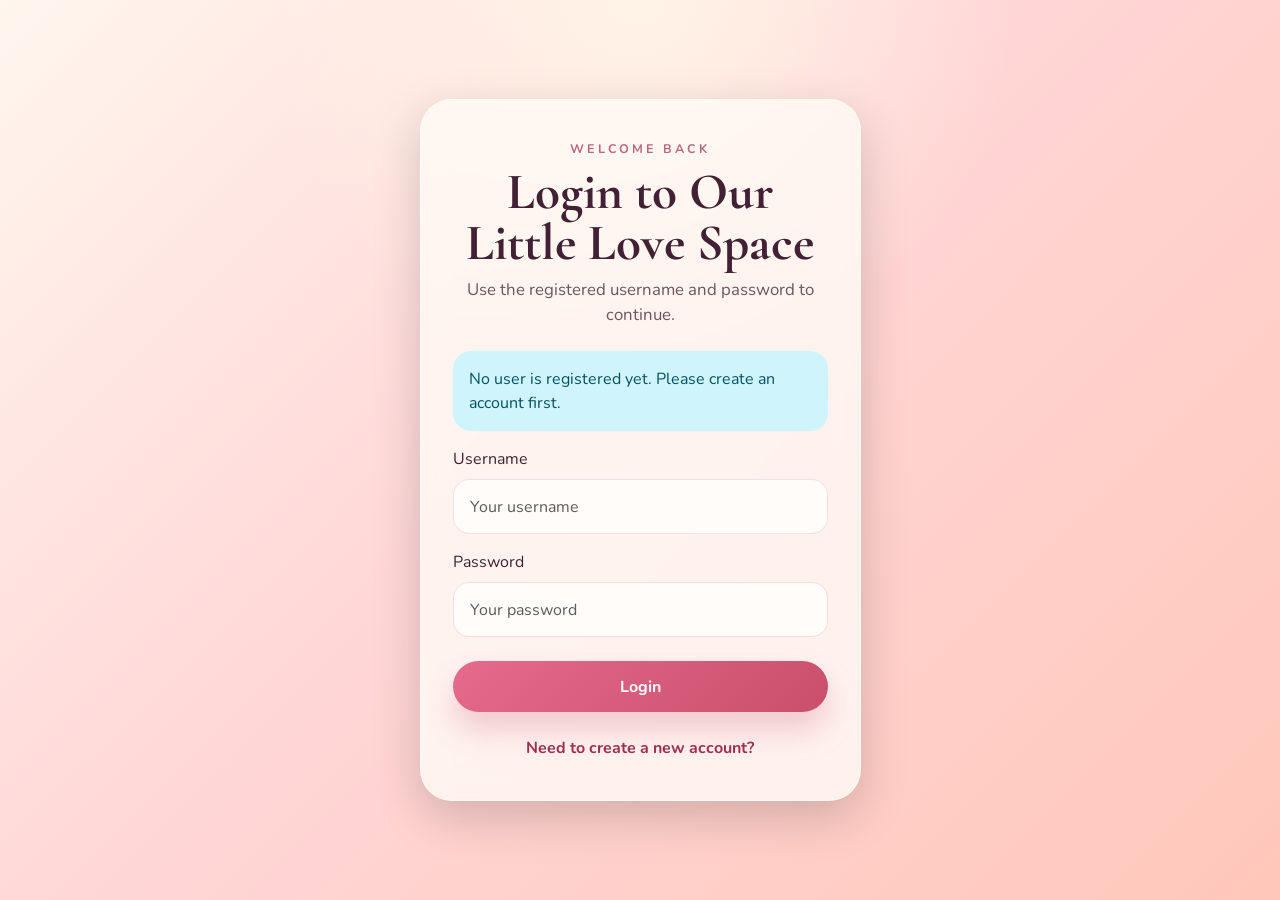
<file: index.html>
<!DOCTYPE html>
<html lang="en">
<head>
  <meta charset="UTF-8">
  <meta name="viewport" content="width=device-width, initial-scale=1.0">
  <title>Login | Valentine App</title>
  <link rel="preconnect" href="https://fonts.googleapis.com">
  <link rel="preconnect" href="https://fonts.gstatic.com" crossorigin>
  <link href="https://fonts.googleapis.com/css2?family=Cormorant+Garamond:wght@500;600;700&family=Nunito:wght@400;600;700&display=swap" rel="stylesheet">
  <link href="https://cdn.jsdelivr.net/npm/bootstrap@5.3.3/dist/css/bootstrap.min.css" rel="stylesheet">
  <link rel="stylesheet" href="style.css">
</head>
<body data-page="login" class="auth-body">
  <div class="heart-layer" aria-hidden="true">
    <span class="heart heart-1"></span>
    <span class="heart heart-2"></span>
    <span class="heart heart-3"></span>
    <span class="heart heart-4"></span>
    <span class="heart heart-5"></span>
    <span class="heart heart-6"></span>
  </div>

  <main class="container min-vh-100 d-flex align-items-center justify-content-center py-5 fade-page">
    <div class="row justify-content-center w-100">
      <div class="col-12 col-sm-10 col-md-8 col-lg-5">
        <section class="romantic-card auth-card shadow-lg">
          <p class="eyebrow text-center mb-2">Welcome Back</p>
          <h1 class="display-title text-center">Login to Our Little Love Space</h1>
          <p class="subtitle text-center mb-4">Use the registered username and password to continue.</p>

          <div id="loginAlert" class="alert d-none" role="alert"></div>

          <form id="loginForm" novalidate>
            <div class="mb-3">
              <label for="loginUsername" class="form-label">Username</label>
              <input type="text" class="form-control custom-input" id="loginUsername" placeholder="Your username" required>
            </div>
            <div class="mb-4">
              <label for="loginPassword" class="form-label">Password</label>
              <input type="password" class="form-control custom-input" id="loginPassword" placeholder="Your password" required>
            </div>
            <button type="submit" class="btn btn-romantic w-100">Login</button>
          </form>

          <div class="text-center mt-4">
            <a href="register.html" class="soft-link">Need to create a new account?</a>
          </div>
        </section>
      </div>
    </div>
  </main>

  <script src="script.js"></script>
</body>
</html>
</file>
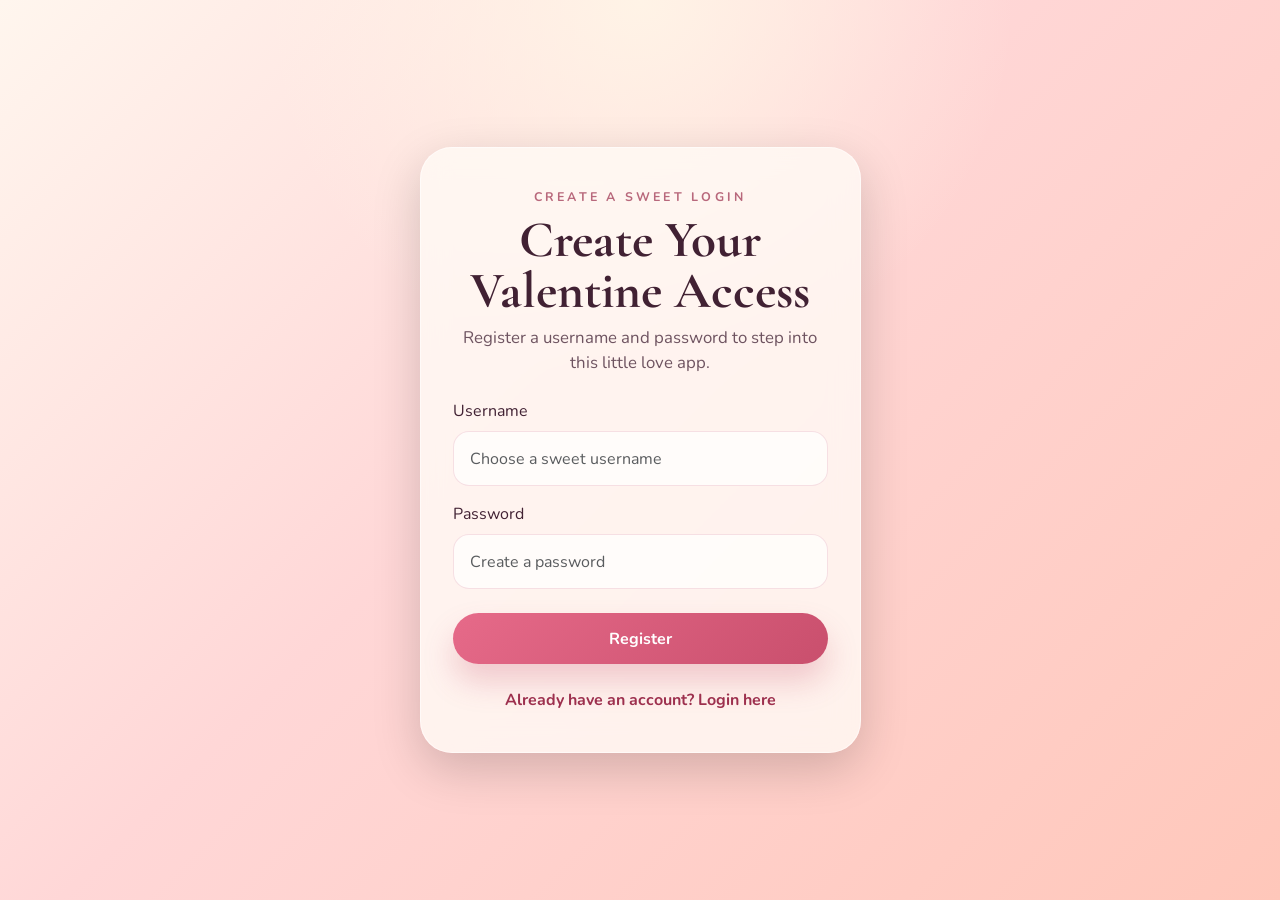
<file: register.html>
<!DOCTYPE html>
<html lang="en">
<head>
  <meta charset="UTF-8">
  <meta name="viewport" content="width=device-width, initial-scale=1.0">
  <title>Register | Valentine App</title>
  <link rel="preconnect" href="https://fonts.googleapis.com">
  <link rel="preconnect" href="https://fonts.gstatic.com" crossorigin>
  <link href="https://fonts.googleapis.com/css2?family=Cormorant+Garamond:wght@500;600;700&family=Nunito:wght@400;600;700&display=swap" rel="stylesheet">
  <link href="https://cdn.jsdelivr.net/npm/bootstrap@5.3.3/dist/css/bootstrap.min.css" rel="stylesheet">
  <link rel="stylesheet" href="style.css">
</head>
<body data-page="register" class="auth-body">
  <div class="heart-layer" aria-hidden="true">
    <span class="heart heart-1"></span>
    <span class="heart heart-2"></span>
    <span class="heart heart-3"></span>
    <span class="heart heart-4"></span>
    <span class="heart heart-5"></span>
    <span class="heart heart-6"></span>
  </div>

  <main class="container min-vh-100 d-flex align-items-center justify-content-center py-5 fade-page">
    <div class="row justify-content-center w-100">
      <div class="col-12 col-sm-10 col-md-8 col-lg-5">
        <section class="romantic-card auth-card shadow-lg">
          <p class="eyebrow text-center mb-2">Create A Sweet Login</p>
          <h1 class="display-title text-center">Create Your Valentine Access</h1>
          <p class="subtitle text-center mb-4">Register a username and password to step into this little love app.</p>

          <div id="registerAlert" class="alert d-none" role="alert"></div>

          <form id="registerForm" novalidate>
            <div class="mb-3">
              <label for="registerUsername" class="form-label">Username</label>
              <input type="text" class="form-control custom-input" id="registerUsername" placeholder="Choose a sweet username" required>
            </div>
            <div class="mb-4">
              <label for="registerPassword" class="form-label">Password</label>
              <input type="password" class="form-control custom-input" id="registerPassword" placeholder="Create a password" required minlength="6">
            </div>
            <button type="submit" class="btn btn-romantic w-100">Register</button>
          </form>

          <div class="text-center mt-4">
            <a href="index.html" class="soft-link">Already have an account? Login here</a>
          </div>
        </section>
      </div>
    </div>
  </main>

  <script src="script.js"></script>
</body>
</html>
</file>
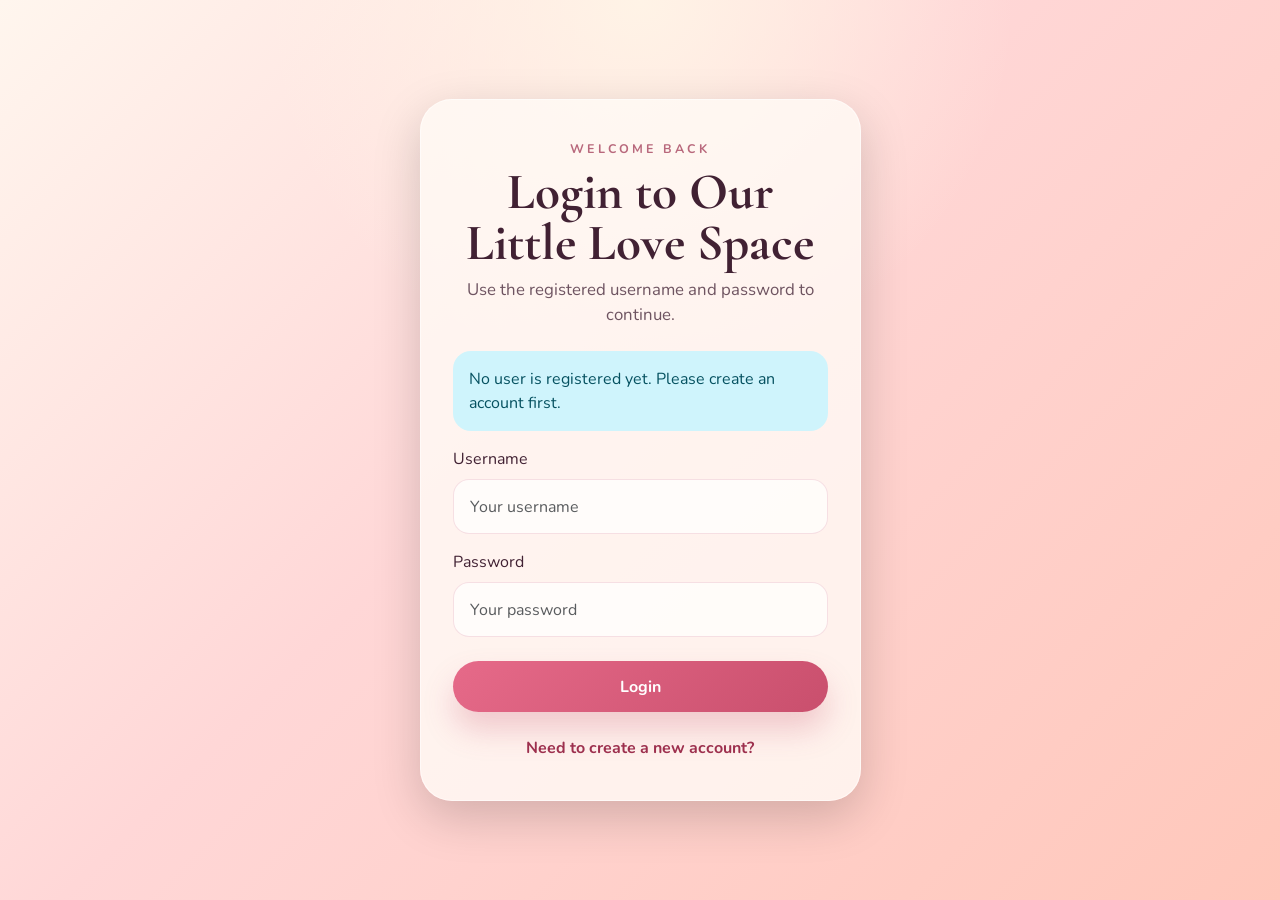
<file: valentine.html>
<!DOCTYPE html>
<html lang="en">
<head>
  <meta charset="UTF-8">
  <meta name="viewport" content="width=device-width, initial-scale=1.0">
  <title>Choose Our Date</title>
  <link rel="preconnect" href="https://fonts.googleapis.com">
  <link rel="preconnect" href="https://fonts.gstatic.com" crossorigin>
  <link href="https://fonts.googleapis.com/css2?family=Cormorant+Garamond:wght@500;600;700&family=Nunito:wght@400;600;700&display=swap" rel="stylesheet">
  <link href="https://cdn.jsdelivr.net/npm/bootstrap@5.3.3/dist/css/bootstrap.min.css" rel="stylesheet">
  <link rel="stylesheet" href="style.css">
</head>
<body data-page="valentine" class="valentine-body">
  <div class="heart-layer" aria-hidden="true">
    <span class="heart heart-1"></span>
    <span class="heart heart-2"></span>
    <span class="heart heart-3"></span>
    <span class="heart heart-4"></span>
    <span class="heart heart-5"></span>
    <span class="heart heart-6"></span>
  </div>

  <header class="top-actions">
    <button id="logoutButton" class="btn logout-btn" type="button">Logout</button>
  </header>

  <main class="container min-vh-100 d-flex align-items-center justify-content-center py-5 fade-page">
    <div class="row justify-content-center w-100">
      <div class="col-12 col-xl-10">
        <section id="valentineCard" class="romantic-card valentine-card date-card-layout text-center position-relative overflow-hidden">
          <div class="ambient-glow ambient-left"></div>
          <div class="ambient-glow ambient-right"></div>

          <div id="valentineQuestion" class="view-section is-visible">
            <p class="eyebrow mb-2">Made With Love</p>
            <h1 class="hero-title">Will you be my Valentine?</h1>
            <p class="subtitle hero-subtitle">I made this just for you ❤️</p>

            <div id="noMessage" class="soft-message" aria-live="polite">
              Hover over "NO" if you must... I will still hope for "YES" ❤️
            </div>

            <div class="button-area mt-4 d-flex flex-column flex-sm-row justify-content-center gap-3">
              <button id="yesButton" class="btn btn-romantic btn-lg px-4" type="button">YES ❤️</button>
              <button id="noButton" class="btn btn-outline-romantic btn-lg px-4" type="button">NO 💔</button>
            </div>
          </div>

          <div id="cardSection" class="view-section">
            <p class="eyebrow mb-2">Choose Our Little Date</p>
            <h2 class="hero-title card-hero-title">What feels right for us?</h2>
            <p class="subtitle hero-subtitle">Explore every card first, then choose the one your heart lingers on ❤️</p>

            <div id="cardExperience" class="card-experience mt-4">
              <div class="story-toolbar">
                <div class="story-toolbar-actions">
                  <button id="storyBackButton" class="btn btn-outline-romantic story-back" type="button">← Back</button>
                </div>
                <p id="storyPrompt" class="story-prompt">Explore each card first ❤️</p>
              </div>

              <div id="cardStack" class="card-stack" aria-live="polite">
                <article class="story-card" data-card data-date="movie">
                  <div class="story-icon">🎬</div>
                  <h3 class="story-title">Movie Night 🎬</h3>
                  <p class="story-text">Blankets, your favorite film, and a soft little world made just for us.</p>
                </article>
                <article class="story-card" data-card data-date="stargazing">
                  <div class="story-icon">🌌</div>
                  <h3 class="story-title">Stargazing 🌌</h3>
                  <p class="story-text">A quiet sky, shared wishes, and that beautiful feeling of staying a little longer.</p>
                </article>
                <article class="story-card" data-card data-date="coffee">
                  <div class="story-icon">☕</div>
                  <h3 class="story-title">Coffee Date ☕</h3>
                  <p class="story-text">Warm cups, easy smiles, and a corner table where time feels sweeter.</p>
                </article>
                <article class="story-card" data-card data-date="candlelight">
                  <div class="story-icon">🕯️</div>
                  <h3 class="story-title">Candlelight Dinner 🕯️</h3>
                  <p class="story-text">Golden flicker, slow conversation, and a little romance in every glance.</p>
                </article>
                <article class="story-card" data-card data-date="custom">
                  <div class="story-icon">💬</div>
                  <h3 class="story-title">Something Else 💬</h3>
                  <p class="story-text">If your heart wants something different, tell me and we’ll make it ours.</p>
                </article>
              </div>

              <div id="customDateForm" class="custom-date-form">
                <label for="customDateInput" class="form-label text-light-soft">Tell me what you'd love… ❤️</label>
                <div class="d-flex flex-column flex-sm-row gap-3 justify-content-center">
                  <input id="customDateInput" class="form-control custom-input" type="text" placeholder="A picnic, a walk, a bookstore date...">
                  <button id="customDateSubmit" class="btn btn-romantic" type="button">Save Idea</button>
                </div>
              </div>

              <div id="selectedScene" class="selected-scene"></div>
            </div>
          </div>
        </section>
      </div>
    </div>
  </main>

  <script src="script.js"></script>
</body>
</html>
</file>
<file: style.css>
:root {
  --rose: #c94f6d;
  --rose-deep: #9d304e;
  --pink: #f7c7d4;
  --peach: #ffd6bf;
  --cream: #fff6ee;
  --gold: #ffd67a;
  --gold-soft: rgba(255, 214, 122, 0.3);
  --wine: #412133;
  --night: #1d1220;
  --shadow: 0 25px 60px rgba(138, 51, 82, 0.18);
}

* {
  box-sizing: border-box;
}

body {
  margin: 0;
  min-height: 100vh;
  font-family: "Nunito", sans-serif;
  color: var(--wine);
  overflow-x: hidden;
  transition: opacity 0.25s ease, transform 0.25s ease;
}

body.page-leaving {
  opacity: 0;
  transform: translateY(10px);
}

.auth-body,
.valentine-body {
  position: relative;
  background:
    radial-gradient(circle at top, rgba(255, 245, 231, 0.9), transparent 34%),
    linear-gradient(135deg, #fff6ee 0%, #ffd7d7 44%, #ffc7ba 100%);
}

.valentine-body.dinner-mode {
  background:
    radial-gradient(circle at top, rgba(255, 214, 122, 0.2), transparent 22%),
    linear-gradient(180deg, #180f1c 0%, #261824 42%, #3f2530 100%);
  color: #fff6f1;
  transition: background 1s ease, color 1s ease;
}

/* ─── Dynamic Background System ──────────────────────────────── */

/* Pseudo-element behind everything, fades in smoothly on class change */
.valentine-body::before {
  content: "";
  position: fixed;
  inset: 0;
  z-index: 0;
  background-size: cover;
  background-position: center;
  background-repeat: no-repeat;
  opacity: 0;
  transition: opacity 1.1s ease, background-image 0s;
  pointer-events: none;
}

/* Dark overlay baked into each bg so text stays readable */
.valentine-body.bg-movie::before {
  background-image:
    linear-gradient(rgba(10, 6, 18, 0.62), rgba(10, 6, 18, 0.72)),
    url("images/bg_movie.png");
  opacity: 1;
}

.valentine-body.bg-stargazing::before {
  background-image:
    linear-gradient(rgba(4, 8, 28, 0.58), rgba(4, 8, 28, 0.7)),
    url("images/bg_stargazing.png");
  opacity: 1;
}

.valentine-body.bg-coffee::before {
  background-image:
    linear-gradient(rgba(30, 14, 8, 0.6), rgba(30, 14, 8, 0.72)),
    url("images/bg_coffee.png");
  opacity: 1;
}

.valentine-body.bg-candle::before {
  background-image:
    linear-gradient(rgba(20, 4, 10, 0.62), rgba(20, 4, 10, 0.74)),
    url("images/bg_candle.png");
  opacity: 1;
}

/* Custom card gets the existing wine-rose gradient, no photo needed */
.valentine-body.bg-custom::before {
  background-image:
    linear-gradient(135deg, rgba(68, 14, 40, 0.82), rgba(25, 8, 20, 0.88));
  opacity: 1;
}

/* Ensure all child content renders above the pseudo-element */
.valentine-body > * {
  position: relative;
  z-index: 1;
}

.fade-page {
  animation: fadeInUp 0.9s ease both;
}

.heart-layer {
  position: fixed;
  inset: 0;
  overflow: hidden;
  pointer-events: none;
  z-index: 0;
}

.heart {
  position: absolute;
  width: 18px;
  height: 18px;
  background: rgba(255, 122, 151, 0.28);
  transform: rotate(45deg);
  animation: floatHeart linear infinite;
  filter: blur(0.2px);
}

.heart::before,
.heart::after {
  content: "";
  position: absolute;
  width: 18px;
  height: 18px;
  background: inherit;
  border-radius: 50%;
}

.heart::before {
  top: -9px;
  left: 0;
}

.heart::after {
  top: 0;
  left: -9px;
}

.heart-1 { left: 8%; bottom: -10%; animation-duration: 15s; animation-delay: 0s; }
.heart-2 { left: 22%; bottom: -12%; animation-duration: 18s; animation-delay: 3s; width: 14px; height: 14px; }
.heart-3 { left: 41%; bottom: -8%; animation-duration: 16s; animation-delay: 6s; }
.heart-4 { left: 63%; bottom: -14%; animation-duration: 20s; animation-delay: 1s; width: 22px; height: 22px; }
.heart-5 { left: 79%; bottom: -11%; animation-duration: 17s; animation-delay: 5s; }
.heart-6 { left: 92%; bottom: -9%; animation-duration: 14s; animation-delay: 8s; width: 12px; height: 12px; }

.top-actions {
  position: fixed;
  top: 1rem;
  right: 1rem;
  display: flex;
  gap: 0.75rem;
  z-index: 5;
}

.romantic-card {
  position: relative;
  z-index: 1;
  background: rgba(255, 250, 246, 0.8);
  backdrop-filter: blur(14px);
  border: 1px solid rgba(255, 255, 255, 0.55);
  border-radius: 32px;
  box-shadow: var(--shadow);
}

.auth-card {
  padding: 2.5rem 2rem;
}

.valentine-card {
  padding: 3rem 1.5rem;
  min-height: 560px;
}

.date-card-layout {
  min-height: 760px;
}

.view-section {
  opacity: 0;
  transform: translateY(18px);
  pointer-events: none;
  transition: opacity 0.6s ease, transform 0.6s ease;
  display: none;
}

.view-section.is-visible {
  display: block;
  opacity: 1;
  transform: translateY(0);
  pointer-events: auto;
}

.card-hero-title {
  font-size: clamp(2.8rem, 6vw, 4.6rem);
}

.eyebrow {
  letter-spacing: 0.26em;
  text-transform: uppercase;
  font-size: 0.78rem;
  font-weight: 700;
  color: rgba(157, 48, 78, 0.72);
}

.display-title,
.hero-title {
  font-family: "Cormorant Garamond", serif;
  font-weight: 700;
  line-height: 1;
}

.display-title {
  font-size: clamp(2.25rem, 4vw, 3.5rem);
}

.hero-title {
  font-size: clamp(3rem, 7vw, 5.2rem);
}

.subtitle {
  color: rgba(65, 33, 51, 0.76);
  font-size: 1.05rem;
}

.hero-subtitle {
  max-width: 620px;
  margin: 0 auto;
  font-size: 1.1rem;
}

.custom-input {
  border-radius: 16px;
  border: 1px solid rgba(201, 79, 109, 0.16);
  padding: 0.9rem 1rem;
  background: rgba(255, 255, 255, 0.7);
}

.custom-input:focus {
  border-color: rgba(201, 79, 109, 0.5);
  box-shadow: 0 0 0 0.25rem rgba(201, 79, 109, 0.12);
}

.btn-romantic,
.btn-outline-romantic,
.logout-btn {
  border-radius: 999px;
  padding: 0.85rem 1.5rem;
  font-weight: 700;
  transition: transform 0.28s ease, box-shadow 0.28s ease, background-color 0.28s ease, color 0.28s ease;
}

.btn-romantic {
  background: linear-gradient(135deg, #e66a89, #c94f6d);
  color: #fff;
  border: none;
  box-shadow: 0 18px 30px rgba(201, 79, 109, 0.25);
}

.btn-romantic:hover,
.btn-romantic:focus {
  transform: translateY(-2px) scale(1.01);
  color: #fff;
  box-shadow: 0 22px 34px rgba(201, 79, 109, 0.32);
}

.btn-outline-romantic {
  position: relative;
  background: rgba(255, 255, 255, 0.68);
  color: var(--rose-deep);
  border: 1px solid rgba(201, 79, 109, 0.3);
}

.btn-outline-romantic:hover,
.btn-outline-romantic:focus {
  color: var(--rose-deep);
  transform: translateY(-2px);
}

.floating-no-button {
  position: fixed;
  z-index: 6;
  transition:
    left 0.95s ease-in-out,
    top 0.95s ease-in-out,
    box-shadow 0.35s ease,
    transform 0.35s ease,
    background-color 0.35s ease;
  will-change: left, top, transform;
}

.floating-no-button:hover,
.floating-no-button:focus-visible {
  box-shadow: 0 0 0 0.35rem rgba(201, 79, 109, 0.14), 0 16px 34px rgba(201, 79, 109, 0.2);
  animation: heartBeatGlow 1s ease-in-out infinite;
}

.floating-no-button.is-fleeing {
  box-shadow: 0 0 0 0.45rem rgba(255, 214, 122, 0.14), 0 18px 32px rgba(201, 79, 109, 0.22);
}

.floating-no-button.is-pausing {
  animation: temptPulse 0.9s ease-in-out infinite;
}

.no-popup {
  position: fixed;
  z-index: 7;
  width: min(220px, calc(100vw - 24px));
  padding: 0.8rem 0.95rem;
  border-radius: 18px;
  background: rgba(255, 250, 246, 0.9);
  color: var(--rose-deep);
  text-align: center;
  font-size: 0.92rem;
  font-weight: 700;
  box-shadow: 0 18px 32px rgba(138, 51, 82, 0.16);
  border: 1px solid rgba(255, 255, 255, 0.68);
  backdrop-filter: blur(10px);
  opacity: 0;
  transform: translateY(8px) scale(0.97);
  pointer-events: none;
  transition: opacity 0.3s ease, transform 0.3s ease;
}

.no-popup.visible {
  opacity: 1;
  transform: translateY(0) scale(1);
}

.logout-btn {
  background: rgba(255, 250, 246, 0.7);
  border: 1px solid rgba(255, 255, 255, 0.5);
  color: var(--wine);
  box-shadow: 0 12px 22px rgba(35, 14, 29, 0.08);
}

.logout-btn:hover {
  background: rgba(255, 255, 255, 0.88);
  transform: translateY(-2px);
}

.soft-link {
  color: var(--rose-deep);
  text-decoration: none;
  font-weight: 700;
}

.soft-link:hover {
  color: var(--rose);
}

.soft-message {
  max-width: 360px;
  margin: 1.5rem auto 0;
  padding: 0.9rem 1rem;
  background: rgba(255, 255, 255, 0.52);
  border-radius: 18px;
  color: var(--rose-deep);
  min-height: 60px;
  display: flex;
  align-items: center;
  justify-content: center;
}

.state-panel {
  transition: opacity 0.8s ease, transform 0.8s ease;
}

.text-gold {
  color: var(--gold);
}

.text-light-soft {
  color: rgba(255, 244, 236, 0.85);
}

.ambient-glow {
  position: absolute;
  width: 220px;
  height: 220px;
  border-radius: 50%;
  background: radial-gradient(circle, rgba(255, 214, 122, 0.3) 0%, rgba(255, 214, 122, 0) 70%);
  filter: blur(4px);
}

.ambient-left {
  top: 8%;
  left: 8%;
}

.ambient-right {
  bottom: 12%;
  right: 10%;
}

.card-experience {
  width: min(100%, 560px);
  margin-inline: auto;
}

.story-toolbar {
  display: flex;
  justify-content: space-between;
  align-items: center;
  gap: 1rem;
  margin-bottom: 1rem;
}

.story-toolbar-actions {
  display: flex;
  gap: 0.75rem;
}

.story-back {
  min-width: 100px;
}

.story-back.is-inactive {
  opacity: 0.55;
  transform: none;
}

.story-prompt {
  margin: 0;
  color: rgba(255, 244, 236, 0.86);
  font-weight: 700;
  text-align: right;
}

.card-stack {
  position: relative;
  width: min(100%, 520px);
  height: 280px;
  margin-inline: auto;
  perspective: 1200px;
}

.story-card {
  position: absolute;
  inset: 0;
  display: flex;
  flex-direction: column;
  align-items: center;
  justify-content: center;
  gap: 0.85rem;
  padding: 2rem 1.5rem;
  border-radius: 28px;
  background:
    linear-gradient(180deg, rgba(255, 250, 246, 0.96), rgba(255, 240, 234, 0.9)),
    rgba(255, 255, 255, 0.78);
  border: 1px solid rgba(255, 255, 255, 0.64);
  box-shadow: 0 24px 44px rgba(20, 9, 18, 0.22);
  opacity: 0;
  filter: blur(8px);
  transform: translateX(80px) scale(0.82);
  transition:
    transform 0.72s ease-in-out,
    opacity 0.72s ease-in-out,
    filter 0.72s ease-in-out,
    box-shadow 0.45s ease;
  pointer-events: none;
  cursor: pointer;
  overflow: hidden;
}

.story-card::before,
.story-card::after {
  content: "";
  position: absolute;
  inset: 0;
  border-radius: inherit;
  opacity: 0;
  transition: opacity 0.32s ease, transform 0.32s ease, box-shadow 0.32s ease;
  pointer-events: none;
}

.story-card::before {
  background:
    linear-gradient(
      90deg,
      rgba(255, 214, 122, 0.14) 0%,
      rgba(255, 214, 122, 0.08) 20%,
      transparent 20%,
      transparent 80%,
      rgba(255, 214, 122, 0.08) 80%,
      rgba(255, 214, 122, 0.14) 100%
    );
}

.story-card::after {
  inset: 16%;
  border-radius: 24px;
  background: linear-gradient(135deg, rgba(255, 214, 122, 0.2), rgba(255, 176, 197, 0.18));
  box-shadow: inset 0 0 0 1px rgba(255, 214, 122, 0.28);
  transform: scale(0.98);
}

.story-card.is-active {
  opacity: 1;
  filter: blur(0);
  transform: translateX(0) scale(1);
  z-index: 4;
  pointer-events: auto;
}

.story-card.is-next {
  opacity: 0.72;
  filter: blur(3px);
  transform: translateX(38px) scale(0.92);
  z-index: 3;
}

.story-card.is-back {
  opacity: 0.46;
  filter: blur(6px);
  transform: translateX(68px) scale(0.86);
  z-index: 2;
}

.story-card.is-exiting {
  opacity: 0;
  filter: blur(8px);
  transform: translateX(-120px) scale(0.9);
  pointer-events: none;
}

.story-card.is-returning {
  opacity: 0;
  filter: blur(8px);
  transform: translateX(120px) scale(0.9);
  pointer-events: none;
}

.story-card.is-selectable.is-active {
  box-shadow: 0 0 0 0.35rem rgba(255, 214, 122, 0.12), 0 24px 54px rgba(255, 214, 122, 0.18);
}

.story-card.is-active.is-hover-left::before,
.story-card.is-active.is-hover-right::before {
  opacity: 1;
}

.story-card.is-selectable.is-active.is-hover-center::after,
.story-card.is-selectable.is-active:hover::after {
  opacity: 1;
  transform: scale(1);
}

.story-card.is-selectable.is-active.is-hover-center {
  box-shadow: 0 0 0 0.32rem rgba(255, 214, 122, 0.15), 0 28px 60px rgba(255, 176, 197, 0.2);
}

.story-icon {
  font-size: 2rem;
}

.story-title {
  margin: 0;
  font-family: "Cormorant Garamond", serif;
  font-size: clamp(2rem, 4vw, 2.8rem);
  line-height: 1;
  color: #5f3042;
}

.story-text {
  margin: 0;
  max-width: 360px;
  color: rgba(65, 33, 51, 0.78);
  font-size: 1rem;
}

.custom-date-form {
  display: none;
  margin-top: 1.5rem;
  padding: 1.35rem;
  border-radius: 24px;
  background: rgba(255, 248, 243, 0.12);
  border: 1px solid rgba(255, 255, 255, 0.14);
}

.custom-date-form.visible {
  display: block;
  animation: fadeInUp 0.55s ease both;
}

.selected-scene {
  display: none;
  margin-top: 1.5rem;
  padding: 2rem 1.5rem;
  border-radius: 28px;
  background: linear-gradient(180deg, rgba(255, 248, 240, 0.14), rgba(255, 220, 200, 0.08));
  border: 1px solid rgba(255, 255, 255, 0.16);
  box-shadow: 0 24px 44px rgba(10, 4, 12, 0.22);
}

.selected-scene.visible {
  display: block;
  animation: fadeInUp 0.7s ease both;
}

.selected-scene.scene-movie {
  background:
    radial-gradient(circle at top, rgba(255, 214, 122, 0.15), transparent 32%),
    linear-gradient(180deg, rgba(55, 30, 48, 0.9), rgba(27, 16, 29, 0.92));
}

.selected-scene.scene-stargazing {
  background:
    radial-gradient(circle at top, rgba(187, 213, 255, 0.2), transparent 34%),
    linear-gradient(180deg, rgba(18, 25, 54, 0.95), rgba(10, 15, 33, 0.96));
}

.selected-scene.scene-coffee {
  background:
    radial-gradient(circle at top, rgba(255, 209, 168, 0.18), transparent 34%),
    linear-gradient(180deg, rgba(99, 58, 38, 0.92), rgba(60, 34, 24, 0.96));
}

.selected-scene.scene-candlelight {
  background:
    radial-gradient(circle at top, rgba(255, 214, 122, 0.22), transparent 30%),
    linear-gradient(180deg, rgba(62, 26, 35, 0.95), rgba(28, 12, 18, 0.96));
}

.selected-scene.scene-custom {
  background:
    radial-gradient(circle at top, rgba(255, 188, 199, 0.18), transparent 34%),
    linear-gradient(180deg, rgba(68, 34, 56, 0.92), rgba(33, 16, 29, 0.96));
}

.scene-icon {
  font-size: 2.3rem;
  margin-bottom: 0.8rem;
}

.scene-title {
  margin: 0 0 0.55rem;
  font-family: "Cormorant Garamond", serif;
  font-size: clamp(2.2rem, 4vw, 3rem);
  color: #fff3ea;
}

.scene-text {
  margin: 0;
  color: rgba(255, 244, 236, 0.88);
  font-size: 1rem;
}

.scene-stars {
  letter-spacing: 0.4rem;
  font-size: 1.05rem;
  color: #ffe79d;
  margin-top: 0.9rem;
}

.scene-steam {
  margin-top: 0.9rem;
  font-size: 1rem;
  color: rgba(255, 234, 215, 0.82);
}

.scene-candles {
  margin-top: 1rem;
  color: #ffd67a;
  font-size: 1.3rem;
}

.scene-custom-text {
  color: #ffd6df;
  font-weight: 700;
  margin-top: 0.8rem;
}

.alert {
  border-radius: 18px;
  border: none;
}

@keyframes floatHeart {
  0% {
    transform: translateY(0) rotate(45deg) scale(0.9);
    opacity: 0;
  }
  15% {
    opacity: 1;
  }
  85% {
    opacity: 0.95;
  }
  100% {
    transform: translateY(-120vh) rotate(45deg) scale(1.15);
    opacity: 0;
  }
}

@keyframes fadeInUp {
  from {
    opacity: 0;
    transform: translateY(24px);
  }
  to {
    opacity: 1;
    transform: translateY(0);
  }
}

@keyframes heartBeatGlow {
  0%, 100% {
    transform: scale(1);
  }
  40% {
    transform: scale(1.05);
  }
  60% {
    transform: scale(0.99);
  }
}

@keyframes temptPulse {
  0%, 100% {
    transform: scale(1);
  }
  50% {
    transform: scale(1.06);
  }
}

@media (max-width: 767.98px) {
  .auth-card,
  .valentine-card {
    padding: 2rem 1.25rem;
  }

  .top-actions {
    top: 0.75rem;
    right: 0.75rem;
    left: 0.75rem;
    justify-content: flex-end;
  }

  .button-area {
    align-items: center;
  }

  .button-area .btn {
    width: min(100%, 260px);
  }

  .card-stack {
    height: 300px;
  }

  .story-toolbar {
    flex-direction: column;
    align-items: stretch;
  }

  .story-toolbar-actions {
    justify-content: center;
    flex-wrap: wrap;
  }

  .story-prompt {
    text-align: center;
  }
}
</file>
